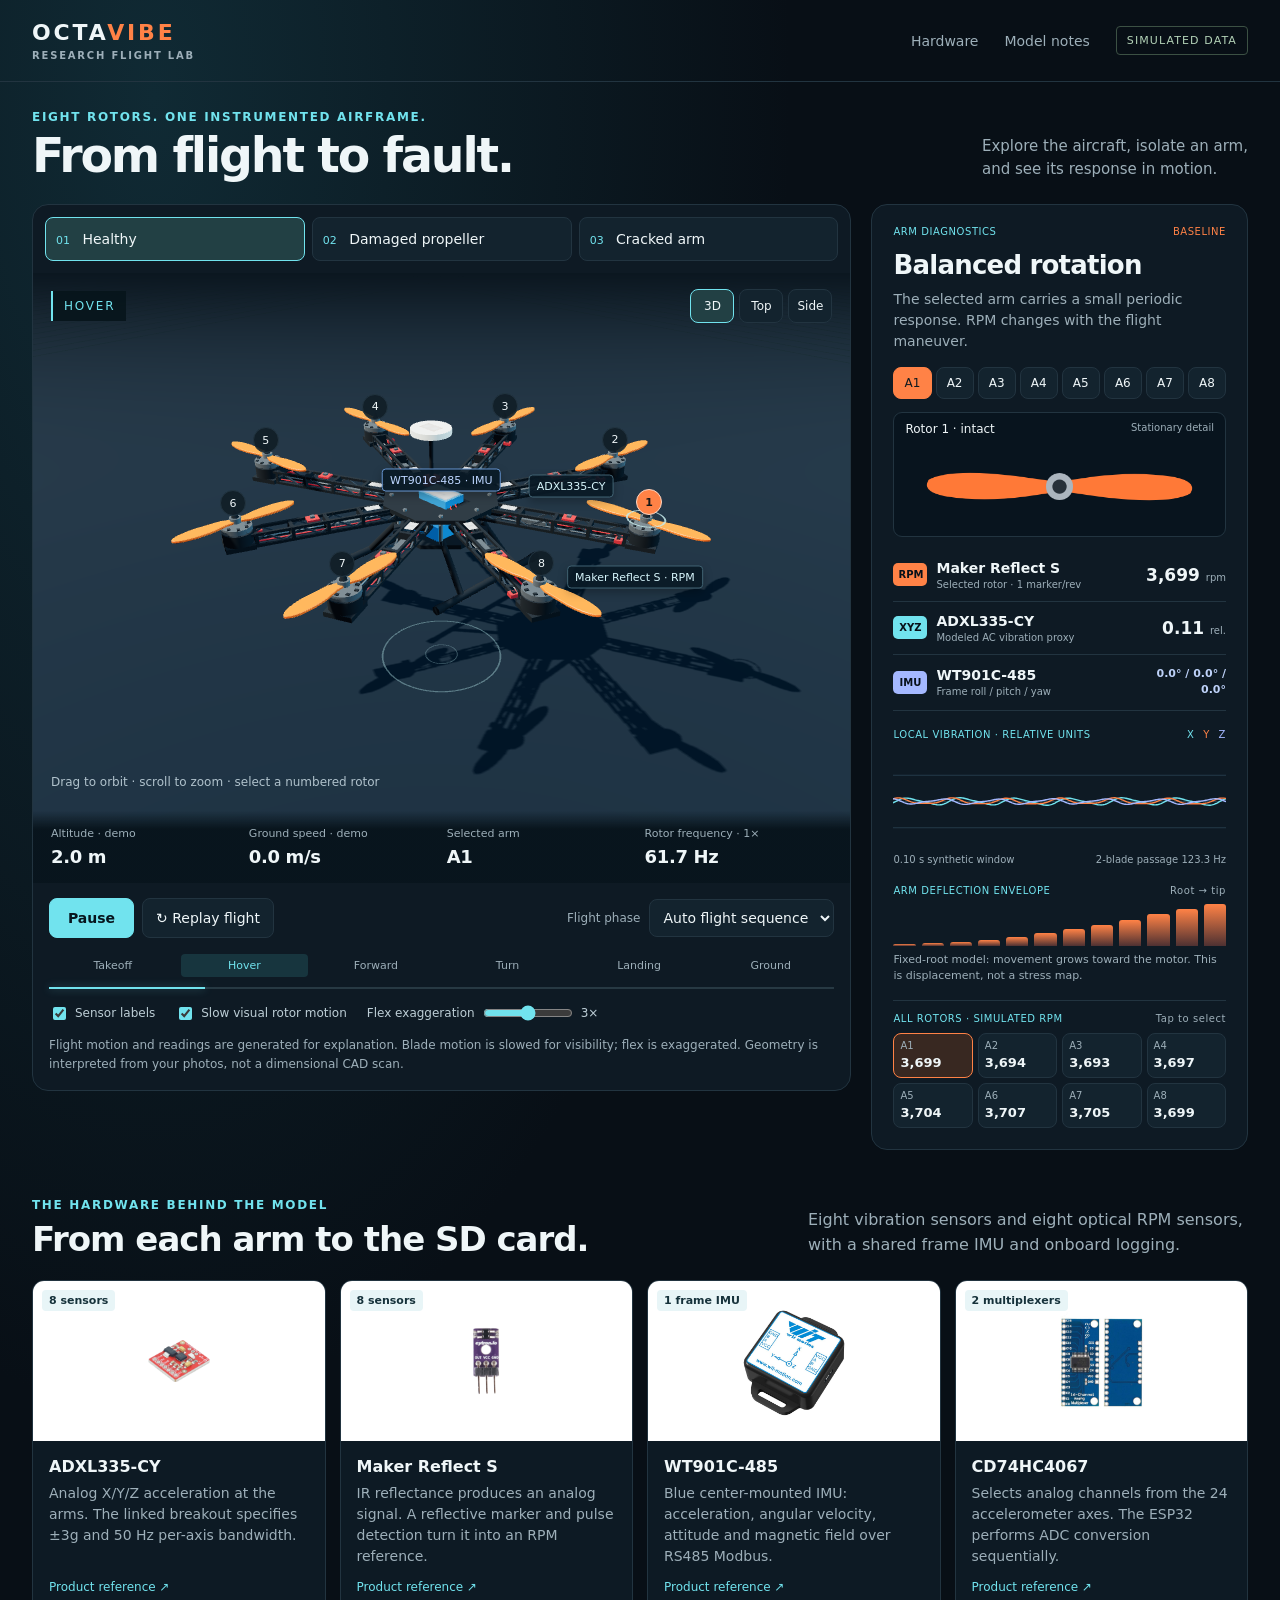
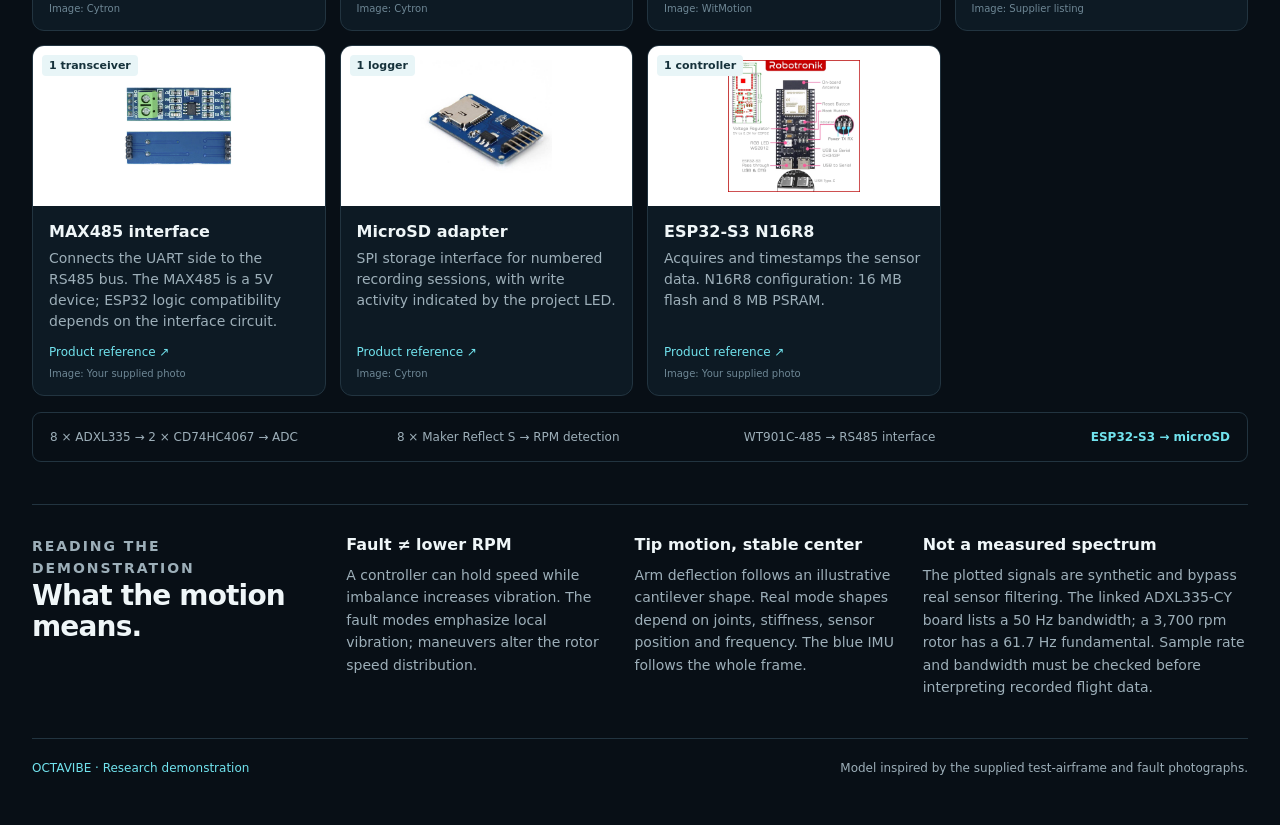
<file: index.html>
<!doctype html>
<html lang="en">
<head>
  <meta charset="utf-8"><meta name="viewport" content="width=device-width,initial-scale=1">
  <meta name="theme-color" content="#080f16"><title>OctaVibe · Flight & vibration lab</title>
  <meta name="description" content="Explore an eight-arm research drone in 3D: flight, propeller damage, arm vibration and sensor hardware.">
  <link rel="icon" href="data:image/svg+xml,%3Csvg xmlns='http://www.w3.org/2000/svg' viewBox='0 0 64 64'%3E%3Crect width='64' height='64' rx='14' fill='%23081017'/%3E%3Cpath d='M12 12L52 52M12 52L52 12M32 7V57M7 32H57' stroke='%23ff7838' stroke-width='5'/%3E%3Ccircle cx='32' cy='32' r='9' fill='%236fe7ef'/%3E%3C/svg%3E">
  <link rel="stylesheet" href="styles.css">
</head>
<body>
<header><a class="brand" href="#lab">OCTA<span>VIBE</span><small>RESEARCH FLIGHT LAB</small></a><nav><a href="#hardware">Hardware</a><a href="#method">Model notes</a><span class="simulation-tag">SIMULATED DATA</span></nav></header>
<main id="lab">
  <div class="title-row"><div><p class="eyebrow">Eight rotors. One instrumented airframe.</p><h1>From flight to fault.</h1></div><p>Explore the aircraft, isolate an arm,<br>and see its response in motion.</p></div>
  <div class="lab-grid">
    <section class="viewport-panel" aria-label="Interactive drone model">
      <div class="condition-tabs" role="group" aria-label="Fault condition">
        <button class="active" data-mode="normal" aria-pressed="true"><span>01</span> Healthy</button>
        <button data-mode="propeller" aria-pressed="false"><span>02</span> Damaged propeller</button>
        <button data-mode="arm" aria-pressed="false"><span>03</span> Cracked arm</button>
      </div>
      <div class="scene" id="scene">
        <div class="scene-top"><span id="phaseBadge">HOVER</span><div role="group" aria-label="Camera view"><button class="active" data-view="perspective" aria-pressed="true">3D</button><button data-view="top" aria-pressed="false">Top</button><button data-view="side" aria-pressed="false">Side</button></div></div>
        <canvas id="flightCanvas" aria-label="3D octocopter with animated flight, selectable motors and bending arms">A WebGL-capable browser is required for the interactive drone.</canvas>
        <div id="modelLabels" class="model-labels"></div>
        <div class="scene-help">Drag to orbit · scroll to zoom · select a numbered rotor</div>
        <div id="graphicsError" hidden>3D graphics could not start. Try a browser with WebGL enabled. Sensor controls remain available.</div>
        <div class="flight-hud"><div><span>Altitude · demo</span><b id="altitude">2.0 m</b></div><div><span>Ground speed · demo</span><b id="speed">0.0 m/s</b></div><div><span>Selected arm</span><b id="armLabel">A1</b></div><div><span>Rotor frequency · 1×</span><b id="frequency">61.7 Hz</b></div></div>
      </div>
      <div class="flight-controls"><button id="play" class="primary">Pause</button><button id="replay" title="Restart the full flight demonstration">↻ Replay flight</button><label>Flight phase<select id="flightMode"><option value="auto">Auto flight sequence</option><option value="ground">Ground / motors off</option><option value="takeoff">Takeoff</option><option value="hover">Hover</option><option value="forward">Forward flight</option><option value="turn">Banked turn</option><option value="landing">Landing</option></select></label></div>
      <div class="flight-timeline" aria-label="Flight sequence"><span data-phase="takeoff">Takeoff</span><span data-phase="hover" class="active">Hover</span><span data-phase="forward">Forward</span><span data-phase="turn">Turn</span><span data-phase="landing">Landing</span><span data-phase="ground">Ground</span><i id="timelineProgress"></i></div>
      <div class="view-options"><label><input id="labelsToggle" type="checkbox" checked> Sensor labels</label><label><input id="slowRotors" type="checkbox" checked> Slow visual rotor motion</label><label>Flex exaggeration <input id="flexScale" type="range" min="1" max="5" step=".5" value="3"><output id="flexValue">3×</output></label></div>
      <p class="fine-print">Flight motion and readings are generated for explanation. Blade motion is slowed for visibility; flex is exaggerated. Geometry is interpreted from your photos, not a dimensional CAD scan.</p>
    </section>

    <aside class="telemetry-panel">
      <div class="panel-kicker"><span>ARM DIAGNOSTICS</span><span id="status">BASELINE</span></div>
      <h2 id="conditionTitle">Balanced rotation</h2><p id="conditionDescription">Select an arm to inspect local vibration alongside the center-frame attitude.</p>
      <div class="arm-picker" id="armPicker" role="group" aria-label="Select an arm"></div>
      <label class="damage-control" id="damageControl" hidden>Propeller specimen<select id="damageType"><option value="cut">Cut blade · Test 3 style</option><option value="mass">Added mass · Test 4 style</option></select></label>
      <div class="inspection"><div><span id="inspectionLabel">Selected rotor · intact</span><small>Stationary detail</small></div><canvas id="detailCanvas" width="560" height="170" aria-label="Close-up of selected propeller or arm damage"></canvas></div>
      <div class="sensor-readouts">
        <article><span class="sensor-key orange">RPM</span><div><strong>Maker Reflect S</strong><small>Selected rotor · 1 marker/rev</small></div><output id="rpmReadout">3,700 <small>rpm</small></output></article>
        <article><span class="sensor-key cyan">XYZ</span><div><strong>ADXL335-CY</strong><small>Modeled AC vibration proxy</small></div><output id="vibReadout">0.10 <small>rel.</small></output></article>
        <article><span class="sensor-key blue">IMU</span><div><strong>WT901C-485</strong><small>Frame roll / pitch / yaw</small></div><output class="attitude" id="imuReadout">0° / 0° / 0°</output></article>
      </div>
      <div class="wave-panel"><div class="panel-kicker"><span>LOCAL VIBRATION · RELATIVE UNITS</span><span class="axis-legend">X <i>Y</i> <b>Z</b></span></div><canvas id="waveCanvas" aria-label="Three simulated axis vibration waveforms"></canvas><div class="plot-caption"><span>0.10 s synthetic window</span><span id="bladePass">2-blade passage 123.3 Hz</span></div></div>
      <div class="flex-profile"><div class="panel-kicker"><span>ARM DEFLECTION ENVELOPE</span><span>Root → tip</span></div><div class="profile-bars" id="profileBars"></div><p>Fixed-root model: movement grows toward the motor. This is displacement, not a stress map.</p></div>
      <section class="rpm-panel"><div class="panel-kicker"><span>ALL ROTORS · SIMULATED RPM</span><span>Tap to select</span></div><div id="rpmGrid"></div></section>
    </aside>
  </div>

  <section class="hardware-section" id="hardware"><div class="section-heading"><div><p class="eyebrow">The hardware behind the model</p><h2>From each arm to the SD card.</h2></div><p>Eight vibration sensors and eight optical RPM sensors, with a shared frame IMU and onboard logging.</p></div><div id="hardwareGrid" class="hardware-grid"></div><div class="data-path"><span>8 × ADXL335 → 2 × CD74HC4067 → ADC</span><span>8 × Maker Reflect S → RPM detection</span><span>WT901C-485 → RS485 interface</span><strong>ESP32-S3 → microSD</strong></div></section>
  <section class="research-notes" id="method"><div><p class="eyebrow">Reading the demonstration</p><h2>What the motion means.</h2></div><article><h3>Fault ≠ lower RPM</h3><p>A controller can hold speed while imbalance increases vibration. The fault modes emphasize local vibration; maneuvers alter the rotor speed distribution.</p></article><article><h3>Tip motion, stable center</h3><p>Arm deflection follows an illustrative cantilever shape. Real mode shapes depend on joints, stiffness, sensor position and frequency. The blue IMU follows the whole frame.</p></article><article><h3>Not a measured spectrum</h3><p>The plotted signals are synthetic and bypass real sensor filtering. The linked ADXL335-CY board lists a 50 Hz bandwidth; a 3,700 rpm rotor has a 61.7 Hz fundamental. Sample rate and bandwidth must be checked before interpreting recorded flight data.</p></article></section>
  <footer>OCTAVIBE · Research demonstration <span>Model inspired by the supplied test-airframe and fault photographs.</span></footer>
</main>
<script type="module" src="app.js"></script>
</body>
</html>
</file>
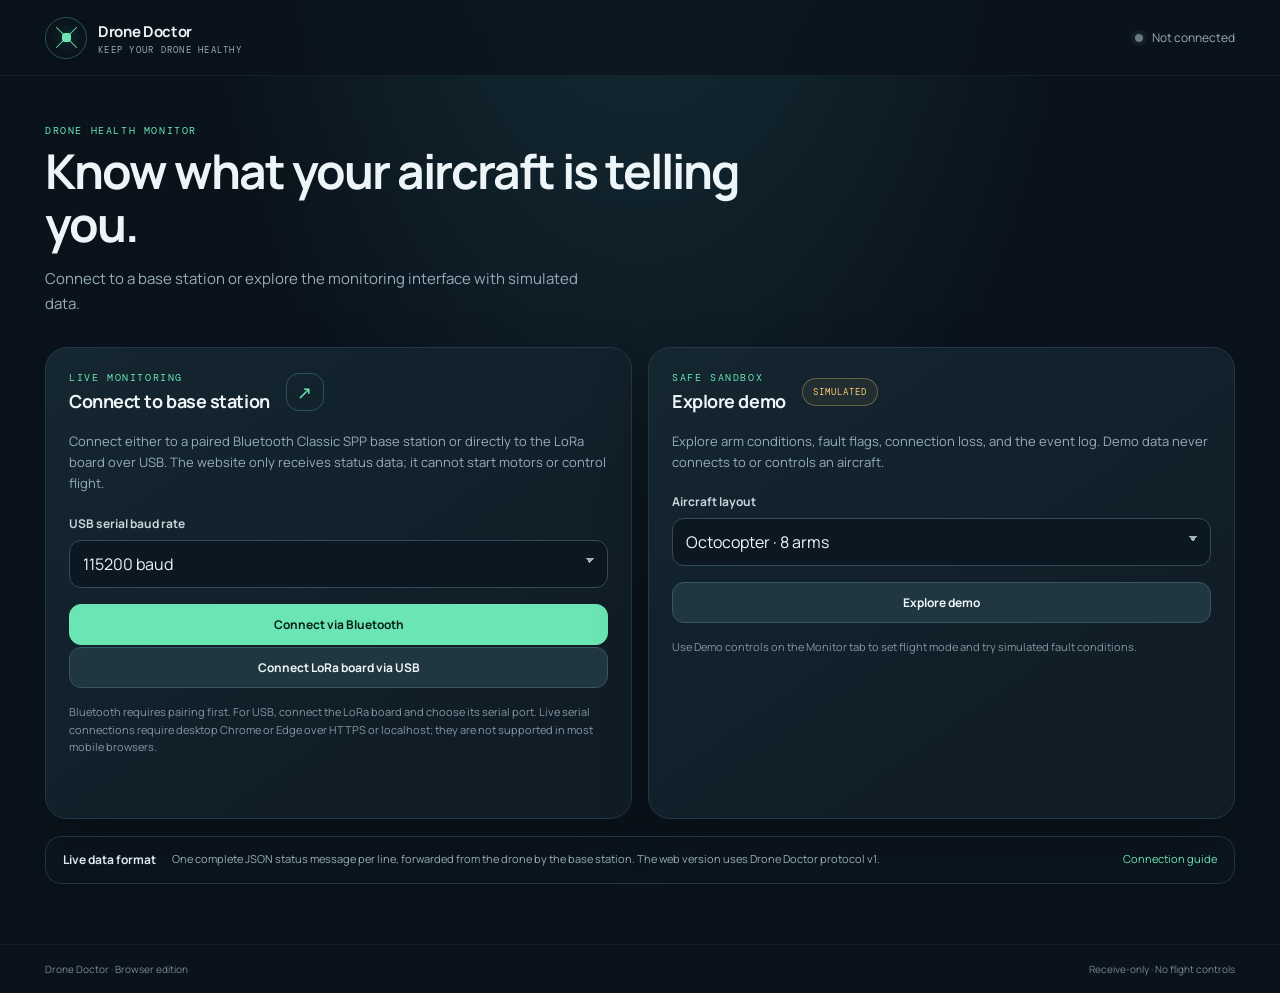
<file: drone-doctor/index.html>
<!doctype html>
<html lang="en">
<head>
  <meta charset="utf-8">
  <meta name="viewport" content="width=device-width, initial-scale=1">
  <meta name="theme-color" content="#0a131c">
  <meta name="description" content="Drone Doctor monitors drone health from arm-by-arm telemetry, with live Bluetooth SPP and a safe demo mode.">
  <title>Drone Doctor</title>
  <link rel="icon" href="icon.svg" type="image/svg+xml">
  <link rel="manifest" href="manifest.webmanifest">
  <link rel="stylesheet" href="styles.css">
</head>
<body>
  <div id="welcome" class="welcome" aria-label="Drone Doctor">
    <div class="welcome-mark" aria-hidden="true"><span></span><i></i></div>
    <h1>Drone Doctor</h1>
    <p>Keep your drone healthy</p>
    <small>A CLEARER VIEW OF FLIGHT HEALTH</small>
  </div>

  <header class="topbar">
    <a class="brand" href="#home" aria-label="Drone Doctor home">
      <span class="brand-mark" aria-hidden="true"><i></i></span>
      <span><b>Drone Doctor</b><small>KEEP YOUR DRONE HEALTHY</small></span>
    </a>
    <div id="headerStatus" class="header-status"><span class="status-dot"></span><span>Not connected</span></div>
  </header>

  <main id="home" class="shell">
    <section id="connectScreen" class="connect-screen">
      <div class="intro">
        <p class="eyebrow">DRONE HEALTH MONITOR</p>
        <h2>Know what your aircraft is telling you.</h2>
        <p>Connect to a base station or explore the monitoring interface with simulated data.</p>
      </div>
      <div class="connect-grid">
        <article class="panel connect-card">
          <div class="panel-heading"><div><p class="eyebrow">LIVE MONITORING</p><h3>Connect to base station</h3></div><span class="icon-badge">↗</span></div>
          <p class="muted">Connect either to a paired Bluetooth Classic SPP base station or directly to the LoRa board over USB. The website only receives status data; it cannot start motors or control flight.</p>
          <label class="field-label" for="baudRate">USB serial baud rate</label>
          <select id="baudRate" class="select"><option value="115200">115200 baud</option><option value="9600">9600 baud</option><option value="57600">57600 baud</option><option value="38400">38400 baud</option><option value="19200">19200 baud</option></select>
          <button id="connectBluetooth" class="button primary full">Connect via Bluetooth</button>
          <button id="connectUsb" class="button secondary full">Connect LoRa board via USB</button>
          <p class="fine-print">Bluetooth requires pairing first. For USB, connect the LoRa board and choose its serial port. Live serial connections require desktop Chrome or Edge over HTTPS or localhost; they are not supported in most mobile browsers.</p>
          <p id="connectMessage" class="message" role="status"></p>
        </article>

        <article class="panel connect-card demo-card">
          <div class="panel-heading"><div><p class="eyebrow">SAFE SANDBOX</p><h3>Explore demo</h3></div><span class="demo-pill">SIMULATED</span></div>
          <p class="muted">Explore arm conditions, fault flags, connection loss, and the event log. Demo data never connects to or controls an aircraft.</p>
          <label class="field-label" for="demoArms">Aircraft layout</label>
          <select id="demoArms" class="select"><option value="8">Octocopter · 8 arms</option><option value="6">Hexacopter · 6 arms</option><option value="4">Quadcopter · 4 arms</option></select>
          <button id="startDemo" class="button secondary full">Explore demo</button>
          <p class="fine-print">Use Demo controls on the Monitor tab to set flight mode and try simulated fault conditions.</p>
        </article>
      </div>
      <aside class="protocol-note"><b>Live data format</b><span>One complete JSON status message per line, forwarded from the drone by the base station. The web version uses Drone Doctor protocol v1.</span><a href="README.md">Connection guide</a></aside>
    </section>

    <section id="dashboard" class="dashboard" hidden>
      <div class="dashboard-head">
        <div><p id="aircraftName" class="eyebrow">OCTOCOPTER · DRONE 12</p><h2 id="dashboardTitle">Aircraft monitor</h2><p id="dashboardSubtitle" class="muted">Current arm-by-arm assessment</p></div>
        <div class="head-actions"><span id="demoBanner" class="demo-pill" hidden>SIMULATED DATA</span><button id="disconnect" class="button quiet">Disconnect</button></div>
      </div>
      <div id="noticeArea"></div>
      <nav class="tabs" aria-label="Drone Doctor sections">
        <button class="tab active" data-tab="monitor">Monitor</button>
        <button class="tab" data-tab="events">Events <span id="eventCount" class="count">0</span></button>
        <button class="tab" data-tab="settings">Settings</button>
      </nav>

      <section id="monitorTab" class="tab-panel">
        <div class="monitor-grid">
          <article class="panel aircraft-panel">
            <div class="section-head"><div><p class="eyebrow">AIRFRAME CONDITION</p><h3>Arm map</h3></div><div class="legend"><span><i class="legend-dot normal"></i>Normal</span><span><i class="legend-dot warning"></i>Warning</span><span><i class="legend-dot danger"></i>Danger</span></div></div>
            <div id="droneDiagram" class="drone-diagram" aria-label="Interactive aircraft arm diagram"></div>
            <p class="diagram-help">Select an arm to inspect its assessment.</p>
            <div id="armCards" class="arm-grid"></div>
          </article>
          <aside class="side-stack">
            <article id="conditionPanel" class="panel condition-panel"><p class="eyebrow">OVERALL CONDITION</p><div class="condition-row"><span id="conditionIcon" class="condition-icon">·</span><div><h3 id="overallCondition">Waiting</h3><p id="modeText" class="muted">Mode not reported</p></div></div><div class="divider"></div><div class="data-line"><span>Telemetry</span><b id="freshness">No data</b></div><div class="data-line"><span>Data age</span><b id="dataAge">—</b></div><div class="data-line"><span>Incomplete arms</span><b id="incompleteCount">—</b></div><div id="loraDetails" class="data-line"><span>LoRa link</span><b id="loraStatus">—</b></div></article>
            <article class="panel link-panel"><p class="eyebrow">CONNECTION</p><div class="data-line"><span>Base station</span><b id="baseConnection">Disconnected</b></div><div class="data-line"><span>LoRa receiver</span><b id="receiverState">Unknown</b></div><div class="data-line"><span>Invalid messages</span><b id="invalidCount">0</b></div><p id="liveMessage" class="message" role="status"></p></article>
            <article id="demoControls" class="panel demo-controls" hidden>
              <div class="section-head"><div><p class="eyebrow">SIMULATOR</p><h3>Demo controls</h3></div><button id="pauseDemo" class="button small quiet">Pause stream</button></div>
              <label class="field-label" for="demoMode">Operating mode</label><select id="demoMode" class="select"><option value="idle">Idle</option><option value="ground">Ground</option><option value="thrust">Thrust</option><option value="flight">Flight</option></select>
              <div class="divider"></div><label class="field-label" for="armSelect">Selected arm</label><select id="armSelect" class="select"></select>
              <fieldset id="faultChoices" class="fault-choices"><legend>Possible faults</legend><label><input type="checkbox" value="1"> Propeller damage</label><label><input type="checkbox" value="2"> Crack</label><label><input type="checkbox" value="4"> Loose screw</label></fieldset>
              <label class="checkline"><input id="dangerFlag" type="checkbox"> Mark severity as Danger</label><label class="checkline"><input id="invalidFlag" type="checkbox"> Simulate unavailable sensor</label>
              <button id="applyFault" class="button secondary full">Apply to arm</button>
            </article>
          </aside>
        </div>
      </section>

      <section id="eventsTab" class="tab-panel" hidden><article class="panel events-panel"><div class="section-head"><div><p class="eyebrow">SESSION HISTORY</p><h3>Events</h3></div><button id="clearEvents" class="button quiet small">Clear history</button></div><div id="eventsList" class="events-list"></div></article></section>

      <section id="settingsTab" class="tab-panel" hidden><div class="settings-grid"><article class="panel"><p class="eyebrow">TELEMETRY</p><h3>Freshness timeout</h3><p class="muted">Mark telemetry stale if no fresh assessment arrives within this interval.</p><label class="field-label" for="timeoutSelect">Timeout</label><select id="timeoutSelect" class="select"><option value="5">5 seconds</option><option value="10">10 seconds</option><option value="30">30 seconds</option><option value="60">60 seconds</option></select></article><article class="panel"><p class="eyebrow">SESSION</p><h3>Export data</h3><p class="muted">Download the latest assessment and up to 60 session events as JSON.</p><button id="exportSession" class="button secondary">Export session JSON</button></article><article class="panel"><p class="eyebrow">ABOUT THIS BUILD</p><h3>Receive-only monitor</h3><p class="muted">Drone Doctor displays the status reported by the detector. It does not classify sensor signals in this build and sends no flight-control commands.</p></article></div></section>
    </section>
  </main>

  <dialog id="armDialog" class="arm-dialog"><form method="dialog"><button class="dialog-close" aria-label="Close">×</button></form><p class="eyebrow">ARM ASSESSMENT</p><h2 id="dialogArmTitle">Arm 1</h2><p id="dialogArmState" class="dialog-state">Awaiting assessment</p><div id="dialogFaults" class="dialog-faults"></div><p id="dialogHint" class="muted"></p></dialog>
  <footer><span>Drone Doctor · Browser edition</span><span>Receive-only · No flight controls</span></footer>
  <script src="app.js" defer></script>
</body>
</html>
</file>
<file: styles.css>
:root{color-scheme:dark;--bg:#080f16;--panel:#0e1a24;--line:#223440;--ink:#eff6f8;--muted:#9dafb9;--cyan:#71e3ee;--orange:#ff8246;--red:#ff5570;--blue:#a4b8ff;font-family:Inter,Segoe UI,system-ui,sans-serif;font-size:16px}*{box-sizing:border-box}html{scroll-behavior:smooth}body{margin:0;background:radial-gradient(ellipse at 12% 4%,#102a34,transparent 40%),var(--bg);color:var(--ink)}button,input,select{font:inherit}button,a,input,select{touch-action:manipulation}button,select{color:var(--ink);background:#13232e;border:1px solid var(--line);border-radius:8px}button{cursor:pointer;min-height:40px}button:hover{border-color:var(--cyan)}button:focus-visible,a:focus-visible,input:focus-visible,select:focus-visible{outline:2px solid var(--cyan);outline-offset:3px}button.active{background:#224044;border-color:var(--cyan)}a{color:inherit}header{max-width:1660px;margin:auto;min-height:82px;padding:0 32px;display:flex;align-items:center;justify-content:space-between;border-bottom:1px solid var(--line);gap:20px}.brand{text-decoration:none;font-weight:850;letter-spacing:.13em;font-size:22px}.brand>span{color:var(--orange)}.brand small{display:block;font-size:10px;letter-spacing:.18em;color:var(--muted);margin-top:5px}nav{display:flex;align-items:center;gap:26px;font-size:14px}nav a{text-decoration:none;color:var(--muted)}.simulation-tag{font-size:11px;letter-spacing:.1em;border:1px solid #3c5144;color:#b3d2b7;padding:7px 10px;border-radius:4px}main{max-width:1660px;margin:auto;padding:28px 32px}.title-row{display:flex;justify-content:space-between;align-items:end;gap:20px;margin-bottom:24px}.eyebrow{color:var(--cyan);text-transform:uppercase;letter-spacing:.14em;font-size:12px;font-weight:700;margin:0 0 8px}h1{font-size:clamp(32px,3.7vw,54px);letter-spacing:-.045em;margin:0;line-height:1.02}.title-row>p{color:var(--muted);font-size:15px;line-height:1.5;margin:0}.lab-grid{display:grid;grid-template-columns:minmax(0,1.85fr) minmax(360px,.85fr);gap:20px;align-items:start}.viewport-panel,.telemetry-panel{border:1px solid var(--line);border-radius:16px;background:var(--panel);overflow:hidden}.condition-tabs{display:grid;grid-template-columns:repeat(3,1fr);gap:7px;padding:12px}.condition-tabs button{padding:13px 10px;font-size:14px;text-align:left}.condition-tabs span{font-size:11px;color:var(--cyan);margin-right:8px}.scene{height:610px;position:relative;background:radial-gradient(ellipse at 40% 25%,#19303d,#08121b 75%);overflow:hidden}.scene canvas{display:block;width:100%;height:100%;touch-action:none;cursor:grab}.scene canvas:active{cursor:grabbing}.scene-top{position:absolute;top:16px;left:18px;right:18px;display:flex;align-items:center;justify-content:space-between;z-index:2;pointer-events:none}.scene-top>span{font-size:12px;letter-spacing:.15em;color:var(--cyan);padding:8px 11px;background:#07141bd9;border-left:2px solid var(--cyan)}.scene-top>div{display:flex;gap:5px;pointer-events:auto}.scene-top button{min-width:44px;min-height:34px;font-size:12px}.scene-help{position:absolute;bottom:94px;left:18px;color:#b0c2cc;font-size:12px;pointer-events:none}.model-labels{position:absolute;inset:0;pointer-events:none}.model-labels button{position:absolute;min-height:26px;min-width:26px;border-radius:50%;padding:2px;transform:translate(-50%,-50%);font-size:11px;background:#101e27e8;pointer-events:auto}.model-labels button.selected{background:var(--orange);border-color:#ffd6c2;color:#161616;font-weight:800}.model-labels .part-label{position:absolute;padding:4px 7px;border-radius:4px;transform:translate(-50%,-50%);font-size:11px;white-space:nowrap;color:#d6f5fb;background:#091a26e8;border:1px solid #416272;box-shadow:0 4px 10px #0004}.model-labels .part-label.imu{color:#bed6ff;border-color:#6593ce}.flight-hud{position:absolute;bottom:0;left:0;right:0;padding:16px 18px;display:grid;grid-template-columns:repeat(4,1fr);gap:10px;background:linear-gradient(transparent,#07131aed 25%);pointer-events:none}.flight-hud span{display:block;color:var(--muted);font-size:11px;margin-bottom:6px}.flight-hud b{font-size:18px;letter-spacing:-.02em;font-variant-numeric:tabular-nums}.flight-controls{display:flex;align-items:center;gap:8px;padding:15px 16px 8px;flex-wrap:wrap}.flight-controls button{padding:8px 13px;font-size:14px}.primary{background:var(--cyan);color:#07151e;font-weight:750;border-color:var(--cyan);min-width:85px}.flight-controls label{margin-left:auto;display:flex;gap:9px;align-items:center;color:var(--muted);font-size:12px}select{padding:9px;max-width:100%;font-size:14px}.flight-timeline{margin:8px 16px 14px;display:flex;position:relative;padding-bottom:10px;gap:4px;border-bottom:2px solid #273943}.flight-timeline span{flex:1;text-align:center;font-size:11px;color:var(--muted);padding:5px 0}.flight-timeline span.active{color:var(--cyan);background:#17353e;border-radius:4px}.flight-timeline i{height:2px;background:var(--cyan);position:absolute;bottom:-2px;left:0;width:0;box-shadow:0 0 8px #71e3ee66}.view-options{padding:0 16px;display:flex;flex-wrap:wrap;gap:13px 20px;font-size:12px;color:#bdced6;align-items:center}.view-options label{display:flex;align-items:center;gap:6px}.view-options input{accent-color:var(--cyan)}.view-options input[type=range]{width:90px}.fine-print{padding:0 16px;margin:13px 0 17px;color:var(--muted);font-size:12px;line-height:1.55}#graphicsError{position:absolute;top:45%;padding:20px;text-align:center;color:var(--red)}.telemetry-panel{padding:21px}.panel-kicker{display:flex;align-items:center;justify-content:space-between;gap:8px;font-size:10px;letter-spacing:.055em;color:var(--muted)}.panel-kicker>span:first-child{color:var(--cyan)}#status{color:var(--orange)}h2{font-size:26px;letter-spacing:-.03em;line-height:1.13;margin:14px 0 8px}.telemetry-panel>p{color:var(--muted);font-size:14px;line-height:1.5;min-height:42px;margin:0 0 15px}.arm-picker{display:grid;grid-template-columns:repeat(8,1fr);gap:4px;margin-bottom:13px}.arm-picker button{min-width:0;font-size:12px;min-height:32px}.arm-picker button.active{background:var(--orange);color:#121a20;border-color:var(--orange)}.damage-control{display:flex;align-items:center;justify-content:space-between;gap:8px;font-size:12px;color:var(--muted);margin:8px 0}.damage-control[hidden]{display:none}.damage-control select{font-size:12px}.inspection{border:1px solid var(--line);border-radius:9px;background:#08141e;overflow:hidden;margin-bottom:12px}.inspection>div{padding:9px 11px 0;display:flex;justify-content:space-between;gap:10px;font-size:12px}.inspection small{color:var(--muted);font-size:10px}.inspection canvas{display:block;width:100%;height:100px}.sensor-readouts article{display:grid;grid-template-columns:auto 1fr auto;gap:9px;align-items:center;padding:11px 0;border-bottom:1px solid var(--line)}.sensor-key{font-size:10px;padding:6px 5px;border-radius:5px;font-weight:800;width:34px;text-align:center;color:#071019}.orange{background:var(--orange)}.cyan{background:var(--cyan)}.blue{background:var(--blue)}.sensor-readouts strong{display:block;font-size:14px}.sensor-readouts small{display:block;font-size:10px;color:var(--muted);margin-top:3px}.sensor-readouts output{text-align:right;font-size:17px;font-weight:650;font-variant-numeric:tabular-nums}.sensor-readouts output small{display:inline;font-weight:400}.sensor-readouts output.attitude{font-size:11px;max-width:95px;line-height:1.5;color:#bed2f9}.wave-panel{margin-top:18px}.wave-panel canvas{width:100%;height:105px;display:block;margin-top:9px}.axis-legend{color:var(--cyan)}.axis-legend i{color:var(--orange);font-style:normal;margin:0 5px}.axis-legend b{color:var(--blue);font-weight:normal}.plot-caption{display:flex;justify-content:space-between;gap:5px;font-size:10px;color:var(--muted)}.flex-profile{margin-top:20px}.profile-bars{height:42px;display:flex;align-items:end;gap:6px;margin-top:8px}.profile-bars span{display:block;flex:1;background:linear-gradient(var(--orange),#4e3132);border-radius:3px 3px 0 0;min-height:2px}.flex-profile p{font-size:11px;line-height:1.45;color:var(--muted);margin:6px 0 16px}.rpm-panel{border-top:1px solid var(--line);padding-top:12px}#rpmGrid{display:grid;grid-template-columns:repeat(4,1fr);gap:5px;margin-top:9px}.rpm-cell{padding:6px;min-height:45px;text-align:left;font-size:10px;color:var(--muted)}.rpm-cell b{display:block;color:var(--ink);font-size:13px;font-variant-numeric:tabular-nums;margin-top:4px}.rpm-cell.active{border-color:var(--orange);background:#382821}.section-heading{display:flex;justify-content:space-between;align-items:end;gap:30px;margin:48px 0 22px}.section-heading h2{font-size:34px;margin:0}.section-heading>p{color:var(--muted);max-width:440px;line-height:1.55;margin:0}.hardware-grid{display:grid;grid-template-columns:repeat(4,1fr);gap:14px}.hardware-card{border:1px solid var(--line);border-radius:12px;overflow:hidden;background:#0d1a24;display:flex;flex-direction:column}.hardware-image{height:160px;background:#fff;padding:14px;position:relative;display:flex;align-items:center;justify-content:center}.hardware-image img{width:100%;height:100%;object-fit:contain}.hardware-image>span{position:absolute;left:9px;top:9px;color:#16323b;background:#e8f5f7;padding:4px 7px;font-size:11px;font-weight:700;border-radius:4px}.hardware-content{padding:16px;flex:1;display:flex;flex-direction:column}.hardware-content h3{font-size:16px;margin:0 0 7px}.hardware-content p{font-size:14px;color:var(--muted);line-height:1.5;margin:0 0 13px}.hardware-content a{margin-top:auto;color:var(--cyan);font-size:12px;text-decoration:none}.hardware-content a:hover{text-decoration:underline}.image-credit{color:#6e8795;font-size:10px;margin-top:9px}.data-path{display:flex;flex-wrap:wrap;gap:12px;margin-top:16px;border:1px solid var(--line);border-radius:9px;padding:17px;font-size:12px;color:var(--muted)}.data-path span{flex:1;min-width:200px}.data-path strong{color:var(--cyan)}.research-notes{display:grid;grid-template-columns:1.1fr 1fr 1fr 1.25fr;gap:28px;border-top:1px solid var(--line);padding-top:30px;margin-top:42px}.research-notes h2{margin:0;font-size:28px}.research-notes h3{font-size:16px;margin:0 0 10px}.research-notes p{color:var(--muted);font-size:14px;line-height:1.6;margin:0}footer{margin-top:40px;padding:22px 0;border-top:1px solid var(--line);font-size:12px;color:var(--cyan);display:flex;justify-content:space-between;gap:20px}footer span{color:var(--muted)}
@media(min-width:1450px){.scene{height:690px}}@media(max-width:1120px){.lab-grid{grid-template-columns:1fr}.scene{height:620px}.telemetry-panel{display:grid;grid-template-columns:1fr 1fr;gap:12px 24px}.telemetry-panel>h2,.telemetry-panel>p,.telemetry-panel>.panel-kicker,.arm-picker,.damage-control{grid-column:1/-1}.telemetry-panel>h2{margin:0}.telemetry-panel>p{margin:0;min-height:auto}.sensor-readouts{grid-column:2;grid-row:5/7}.hardware-grid{grid-template-columns:repeat(3,1fr)}.research-notes{grid-template-columns:1fr 1fr}}@media(max-width:700px){header{padding:15px 16px;min-height:76px}.brand{font-size:19px}nav{gap:10px;font-size:12px}.simulation-tag{display:none}main{padding:22px 14px}.title-row>p{display:none}.title-row{margin-bottom:20px}.lab-grid{gap:14px}.condition-tabs{padding:7px;gap:4px}.condition-tabs button{font-size:12px;padding:9px 6px;line-height:1.5}.condition-tabs span{display:block}.scene{height:470px}.scene-top{top:10px;left:10px;right:10px}.flight-hud{grid-template-columns:repeat(2,1fr);padding:16px 12px;gap:12px}.flight-hud b{font-size:16px}.scene-help{bottom:128px;left:10px;font-size:10px}.flight-controls{padding:12px 10px 4px}.flight-controls label{width:100%;justify-content:space-between;margin:4px 0}.flight-timeline{margin:8px 10px 14px}.flight-timeline span{font-size:10px}.view-options{padding:0 10px;gap:12px}.fine-print{padding:0 10px}.telemetry-panel{display:block;padding:16px}.telemetry-panel>h2{margin:12px 0 9px}.telemetry-panel>p{margin-bottom:15px}.hardware-grid{grid-template-columns:repeat(2,1fr)}.hardware-image{height:140px}.hardware-content{padding:12px}.hardware-content h3{font-size:14px}.hardware-content p{font-size:12px}.section-heading{display:block;margin-top:35px}.section-heading h2{font-size:28px}.section-heading>p{margin-top:14px;font-size:14px}.research-notes{grid-template-columns:1fr;gap:24px}.model-labels .part-label{font-size:9px;padding:3px 5px}footer{flex-direction:column}.inspection canvas{height:110px}}@media(prefers-reduced-motion:reduce){html{scroll-behavior:auto}}
</file>
<file: drone-doctor/styles.css>
@import url('https://fonts.googleapis.com/css2?family=DM+Mono:wght@400;500&family=Manrope:wght@400;500;600;700;800&display=swap');
svg .propeller{fill:#a8bbc1;stroke:none;opacity:.82;transform-box:fill-box;transform-origin:center;animation:spin .22s linear infinite;filter:drop-shadow(0 1px 1px #0008)}
:root{color-scheme:dark;--ink:#0a131c;--panel:#12212d;--panel2:#152833;--line:#253744;--mint:#6ae5b3;--white:#edf5f8;--muted:#96adba;--amber:#ffca75;--red:#ff8288;--blue:#8acbff;--shadow:0 20px 55px #0003;--radius:22px;font-family:Manrope,system-ui,sans-serif}
*{box-sizing:border-box}body{margin:0;min-height:100vh;background:radial-gradient(ellipse at 50% -30%,#16323b 0,transparent 50%),var(--ink);color:var(--white)}button,select{font:inherit}button{color:inherit;cursor:pointer}button:focus-visible,select:focus-visible,input:focus-visible,a:focus-visible{outline:2px solid var(--mint);outline-offset:3px}.shell{width:min(1190px,calc(100% - 36px));margin:0 auto;padding:40px 0 60px}.topbar{height:76px;padding:0 max(calc((100vw - 1190px)/2),18px);display:flex;align-items:center;justify-content:space-between;border-bottom:1px solid #ffffff0c;background:#0a131ccc;backdrop-filter:blur(16px);position:sticky;top:0;z-index:10}.brand{display:flex;align-items:center;gap:11px;text-decoration:none;color:var(--white)}.brand b{font-size:15px;letter-spacing:-.35px}.brand small{display:block;color:var(--muted);font:9px 'DM Mono',monospace;letter-spacing:1.25px;margin-top:2px}.brand-mark,.welcome-mark{position:relative;display:grid;place-items:center;border:1px solid #6ae5b350;border-radius:50%;width:42px;height:42px;color:var(--mint)}.brand-mark:before,.brand-mark:after{content:"";position:absolute;background:var(--mint);height:1px;width:29px;transform:rotate(45deg)}.brand-mark:after{transform:rotate(-45deg)}.brand-mark i{z-index:1;width:9px;height:9px;border-radius:3px;background:var(--mint);box-shadow:0 0 18px #6ae5b380}.header-status{display:flex;align-items:center;gap:9px;color:var(--muted);font-size:12px}.status-dot{width:8px;height:8px;border-radius:50%;background:#677982;box-shadow:0 0 0 4px #6779821c}.header-status.connected .status-dot{background:var(--mint);box-shadow:0 0 0 4px #6ae5b31b}.header-status.stale .status-dot{background:var(--amber);box-shadow:0 0 0 4px #ffca751c}.intro{max-width:700px;margin:8px 0 30px}.eyebrow{margin:0 0 8px;color:var(--mint);font:10px 'DM Mono',monospace;letter-spacing:1.6px}.intro h2,.dashboard-head h2{font-size:clamp(30px,5vw,48px);line-height:1.1;letter-spacing:-2px;margin:0 0 12px}.intro>p:last-child{color:var(--muted);font-size:15px;line-height:1.7;max-width:540px}.connect-grid{display:grid;grid-template-columns:1fr 1fr;gap:16px}.panel{background:linear-gradient(145deg,#142630,#101d27 75%);border:1px solid var(--line);border-radius:var(--radius);padding:23px;box-shadow:var(--shadow)}.connect-card{min-height:350px;display:flex;flex-direction:column;align-items:flex-start}.panel-heading,.section-head,.dashboard-head,.condition-row,.data-line,.head-actions{display:flex;align-items:center;justify-content:space-between;gap:16px}.panel h3{margin:0;font-size:18px;letter-spacing:-.45px}.panel-heading .eyebrow,.section-head .eyebrow{margin-bottom:5px}.icon-badge{width:38px;height:38px;border:1px solid #6ae5b342;border-radius:13px;color:var(--mint);display:grid;place-items:center;font-size:18px}.demo-pill{border:1px solid #ffca7550;color:var(--amber);background:#ffca7510;padding:7px 10px;border-radius:99px;font:9px 'DM Mono',monospace;letter-spacing:1px;white-space:nowrap}.muted{color:var(--muted);font-size:13px;line-height:1.65}.connect-card>.muted{margin:18px 0 20px}.field-label{display:block;color:#c7d5dc;font-size:12px;font-weight:700;margin:0 0 8px}.select{width:100%;appearance:none;background:#0c1821;color:var(--white);border:1px solid #354a57;border-radius:12px;padding:12px 38px 12px 13px;margin-bottom:14px;background-image:linear-gradient(45deg,transparent 50%,#9fb3bd 50%),linear-gradient(135deg,#9fb3bd 50%,transparent 50%);background-position:calc(100% - 17px) 17px,calc(100% - 12px) 17px;background-size:5px 5px,5px 5px;background-repeat:no-repeat}.button{border:1px solid var(--line);border-radius:12px;background:#182a35;padding:11px 15px;font-weight:700;font-size:12px;transition:transform .18s,border-color .18s,background .18s}.button:hover{transform:translateY(-1px);border-color:#57717e}.button.primary{background:var(--mint);border-color:var(--mint);color:#082019}.button.primary:hover{background:#88f1c7}.button.secondary{background:#203741;border-color:#385664;color:var(--white)}.button.secondary:hover{background:#27434d}.button.quiet{background:transparent;color:var(--muted)}.button.small{padding:8px 10px;font-size:11px}.button.full{width:100%;margin-top:2px}.fine-print{margin-top:15px;color:#8298a3;font-size:11px;line-height:1.6}.message{min-height:18px;margin:10px 0 0;color:var(--amber);font-size:12px;line-height:1.5}.protocol-note{margin-top:17px;padding:14px 17px;display:grid;grid-template-columns:auto 1fr auto;gap:16px;align-items:center;border:1px solid #253744;border-radius:16px;background:#0c182188;color:var(--muted);font-size:11px;line-height:1.5}.protocol-note b{color:#dce9ee;font-size:12px}.protocol-note a{color:var(--mint);text-decoration:none;white-space:nowrap}.dashboard[hidden],.tab-panel[hidden]{display:none}.dashboard-head{align-items:flex-start;margin:9px 0 20px}.dashboard-head h2{font-size:32px;letter-spacing:-1.2px;margin:0 0 5px}.dashboard-head .muted{margin:0}.head-actions{padding-top:4px}.tabs{display:flex;gap:4px;border-bottom:1px solid var(--line);margin:17px 0 18px}.tab{padding:12px 17px 13px;border:0;border-bottom:2px solid transparent;background:none;color:var(--muted);font-weight:700;font-size:12px}.tab.active{color:var(--mint);border-color:var(--mint)}.count{font:10px 'DM Mono',monospace;background:#20343e;border-radius:99px;padding:2px 6px;margin-left:4px}.monitor-grid{display:grid;grid-template-columns:minmax(0,1.55fr) minmax(270px,.75fr);gap:16px;align-items:start}.aircraft-panel{padding:20px}.section-head{margin-bottom:12px}.legend{display:flex;gap:10px;flex-wrap:wrap;color:var(--muted);font-size:10px}.legend span{display:flex;gap:5px;align-items:center}.legend-dot{width:7px;height:7px;border-radius:50%;display:inline-block}.legend-dot.normal{background:var(--mint)}.legend-dot.warning{background:var(--amber)}.legend-dot.danger{background:var(--red)}.drone-diagram{height:330px;display:grid;place-items:center;background:radial-gradient(ellipse,#1a303a 0,#101d27 68%,transparent 69%);border-radius:18px;overflow:hidden}.drone-diagram svg{width:min(100%,520px);height:100%}.airframe-arm{stroke:#37515e;stroke-width:16;stroke-linecap:round}.airframe-core{fill:#1c3540;stroke:#52707a;stroke-width:2}.arm-hit{cursor:pointer}.arm-hit:focus .motor-ring{stroke:#fff;stroke-width:4}.motor-ring{fill:#11212b;stroke:var(--arm-color);stroke-width:3;transition:stroke-width .15s}.motor-core{fill:var(--arm-color)}.propeller{stroke:#a8bbc1;stroke-width:4;stroke-linecap:round;opacity:.68;transform-origin:center;animation:spin 1.5s linear infinite}.propeller.paused{animation-play-state:paused}.cracked{stroke-dasharray:6 4}.arm-number{fill:#edf5f8;font:700 12px Manrope,sans-serif;text-anchor:middle;dominant-baseline:central;pointer-events:none}.diagram-help{text-align:center;color:#8298a3;font-size:10px;margin:9px 0 13px}.arm-grid{display:grid;grid-template-columns:repeat(4,minmax(0,1fr));gap:8px}.arm-card{display:flex;align-items:center;gap:8px;text-align:left;min-width:0;background:#0c1821;border:1px solid #273b46;border-radius:12px;padding:10px 9px;cursor:pointer}.arm-card:hover{border-color:#6ae5b36b}.arm-card .arm-status{width:9px;height:9px;border-radius:50%;background:var(--arm-color);flex:none}.arm-card b{font-size:11px}.arm-card small{display:block;color:var(--muted);font-size:9px;white-space:nowrap;overflow:hidden;text-overflow:ellipsis;max-width:100%}.side-stack{display:grid;gap:13px}.side-stack .panel{padding:18px}.condition-panel{border-top:2px solid var(--state-color,var(--line))}.condition-row{justify-content:flex-start;margin:7px 0 14px}.condition-row h3{font-size:21px}.condition-row p{margin:2px 0 0}.condition-icon{width:43px;height:43px;border-radius:15px;display:grid;place-items:center;background:color-mix(in srgb,var(--state-color,var(--muted)) 15%,transparent);color:var(--state-color,var(--muted));font-size:22px}.divider{height:1px;background:var(--line);margin:13px 0}.data-line{font-size:11px;color:var(--muted);padding:5px 0}.data-line b{color:#deeaee;font-weight:600;text-align:right}.link-panel .eyebrow{margin-bottom:9px}.link-panel .message{margin-bottom:0}.demo-controls .section-head{align-items:flex-start}.demo-controls .select{margin-bottom:12px}.fault-choices{padding:11px 12px 10px;border:1px solid var(--line);border-radius:12px;display:grid;gap:8px;margin:0 0 9px}.fault-choices legend{padding:0 5px;color:var(--muted);font-size:10px}.fault-choices label,.checkline{display:flex;align-items:center;gap:8px;color:#c5d4db;font-size:11px}.checkline{margin:9px 0}.fault-choices input,.checkline input{accent-color:var(--mint)}.events-panel{min-height:280px}.events-list{display:grid;gap:9px}.event-item{display:grid;grid-template-columns:74px 1fr;gap:12px;padding:12px;background:#0c1821;border:1px solid #233642;border-radius:12px}.event-time{color:var(--mint);font:10px 'DM Mono',monospace;padding-top:3px}.event-item b{font-size:12px}.event-item p{margin:4px 0 0;color:var(--muted);font-size:11px;line-height:1.55}.empty-events{padding:30px 10px;text-align:center;color:var(--muted);font-size:12px}.settings-grid{display:grid;grid-template-columns:repeat(2,minmax(0,1fr));gap:14px}.settings-grid .panel h3{margin:4px 0 8px}.settings-grid .panel .muted{min-height:46px}.settings-grid .panel .select{max-width:260px}.settings-grid .panel:last-child{grid-column:1/-1}.arm-dialog{width:min(440px,calc(100% - 32px));border:1px solid #38515e;border-radius:22px;background:#12212d;color:var(--white);padding:27px;box-shadow:var(--shadow)}.arm-dialog::backdrop{background:#02070bbd;backdrop-filter:blur(4px)}.dialog-close{position:absolute;right:17px;top:13px;border:0;background:none;color:var(--muted);font-size:25px}.arm-dialog h2{margin:0 0 8px;font-size:26px}.dialog-state{margin:0 0 16px;color:var(--mint);font-weight:700}.dialog-faults{display:flex;flex-wrap:wrap;gap:7px}.fault-tag{padding:7px 9px;border:1px solid #ffca7550;color:var(--amber);background:#ffca7510;border-radius:99px;font-size:10px}.arm-dialog .muted{margin-top:18px}.notice{border-radius:12px;padding:11px 14px;margin:8px 0 14px;font-size:11px;line-height:1.5;border:1px solid #ffca7545;background:#ffca750e;color:#ffdfa8}.notice.danger{border-color:#ff828866;background:#ff82880d;color:#ffb8bc}.welcome{position:fixed;inset:0;background:radial-gradient(circle,#152c35,var(--ink) 63%);z-index:30;display:flex;align-items:center;justify-content:center;flex-direction:column;animation:welcomeOut .7s ease 1.7s forwards}.welcome h1{margin:26px 0 4px;font-size:34px;letter-spacing:-1.3px}.welcome p{color:var(--muted);margin:4px 0 48px}.welcome small{color:var(--mint);font:9px 'DM Mono',monospace;letter-spacing:2px}.welcome-mark{width:124px;height:124px;animation:glow 1.4s ease-in-out infinite alternate}.welcome-mark:before,.welcome-mark:after{content:"";position:absolute;width:80px;height:2px;background:var(--mint);transform:rotate(45deg)}.welcome-mark:after{transform:rotate(-45deg)}.welcome-mark span{width:31px;height:31px;border-radius:8px;background:var(--mint);z-index:1}.welcome-mark i{position:absolute;inset:13px;border:1px solid #6ae5b36c;border-radius:50%}footer{border-top:1px solid #ffffff0c;display:flex;justify-content:space-between;padding:17px max(calc((100vw - 1190px)/2),18px);color:#758b96;font-size:10px}.fresh-text{color:var(--mint)!important}.stale-text{color:var(--amber)!important}.danger-text{color:var(--red)!important}.warning-text{color:var(--amber)!important}
@keyframes spin{to{transform:rotate(360deg)}}@keyframes glow{to{box-shadow:0 0 35px #6ae5b330;transform:scale(1.03)}}@keyframes welcomeOut{to{opacity:0;visibility:hidden;pointer-events:none}}
@media(max-width:800px){.shell{padding-top:28px}.monitor-grid{grid-template-columns:1fr}.side-stack{grid-template-columns:repeat(2,minmax(0,1fr))}.demo-controls{grid-column:1/-1}.aircraft-panel{order:0}.connect-grid{gap:12px}.connect-card{min-height:unset}}
@media(max-width:560px){.topbar{height:66px}.header-status{font-size:10px}.shell{width:calc(100% - 24px);padding-top:24px}.intro{margin-bottom:22px}.intro h2{font-size:34px;letter-spacing:-1.3px}.intro>p:last-child{font-size:13px}.connect-grid,.settings-grid{grid-template-columns:1fr}.connect-card{padding:18px}.protocol-note{grid-template-columns:1fr;gap:5px}.protocol-note a{margin-top:5px}.dashboard-head{display:block}.head-actions{justify-content:space-between;margin-top:14px}.dashboard-head h2{font-size:27px}.tabs{margin-top:16px}.tab{padding:11px 13px}.aircraft-panel{padding:15px}.section-head{align-items:flex-start}.legend{max-width:130px}.drone-diagram{height:260px}.arm-grid{grid-template-columns:repeat(2,minmax(0,1fr))}.side-stack{grid-template-columns:1fr}.demo-controls{grid-column:auto}.settings-grid .panel:last-child{grid-column:auto}.settings-grid .panel .muted{min-height:unset}.event-item{grid-template-columns:58px 1fr}footer{padding:15px 12px;gap:12px;font-size:9px}}
</file>
